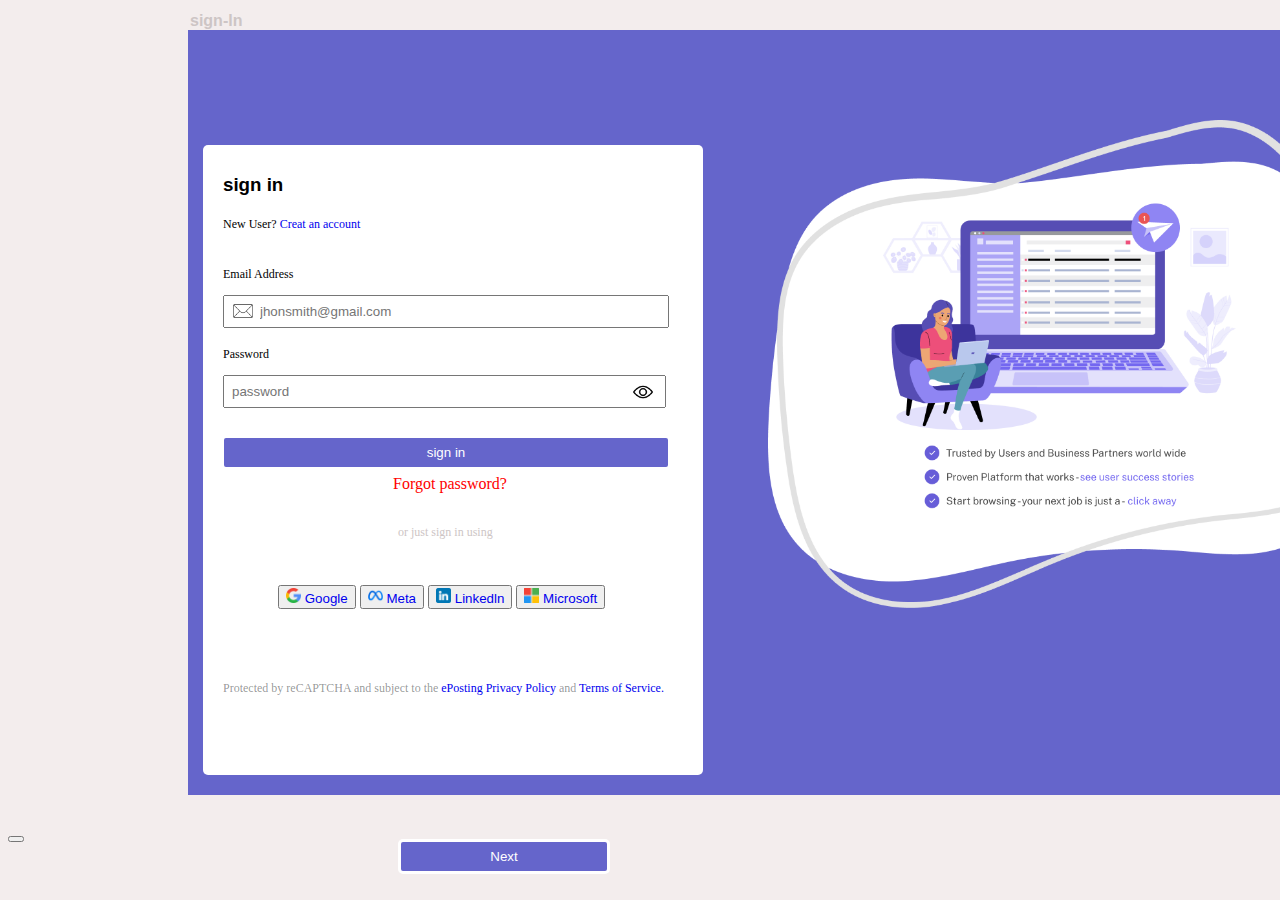
<file: index.html>
<!DOCTYPE html>
<html lang="en">
<head>
    <meta charset="UTF-8">
    <meta name="viewport" content="width=device-width, initial-scale=1.0">
    <title>Sign-in</title>
    <link rel="stylesheet" href="style.css">
</head>
<body>
    <h4>sign-ln</h4>
    <div class="first-container">
        <div class="sign-in">
            <h3>sign in</h3>
            <p>
                New User?
                <a href="#" class="link">Creat an account</a>
            </p>
            <form>
                <p class="email-text">Email Address</p>
                <div>
                <input type="text" placeholder="jhonsmith@gmail.com" class="email-field">
                <img class="pic" width="20px" src="images/mail.png" alt="">
            </div>
            <p class="password-text">Password</p>
            <div>
                <input type="text" placeholder="password" class="password-field ">
                <img class="pic1" width="20px" src="images/view.png" alt="">
            </div>
            <button class="button-purple">sign in</button>
            <a href="#" class="link2">Forgot password?</a>
            </form>
            <div>
                <p class="line-para">
             
             or just sign in using
        
            </p>
            </div>
  <div class="btns">
    <button>
        <img width="15px" src="images/google.png" alt="">
    <a class="btns1" href="https://www.google.com/">Google</a>
</button>
    <button>
        <img width="15px" src="images/meta.png" alt="">
    <a class="btns2" href="https://investor.fb.com/home/default.aspx">Meta</a>
</button>
    <button>
        <img width="15px" src="images/linkedin.png" alt="">
    <a class="btns3" href="https://pk.linkedin.com/">Linkedln</a>
</button>
    <button >
        <img width="15px" src="images/microsoft.png" alt="">
    <a class="btns4" href="https://www.microsoft.com/en-pk"> Microsoft</a>
   </button>
  </div>
  <div>
    <p class="last-text" >Protected by reCAPTCHA and subject to the <a href="#">ePosting Privacy Policy</a>  and <a href="#">Terms of Service.</a></p>
  </div>
        </div>
        
        <div class="oval-shap">
            <img width="600px" src="images/1stpage pic1.png" alt="">
        </div>
    </div>
    
   <button>
    <a class="move1" href="page2/index.html">Next</a>
</button>

</body>
</html>
</file>
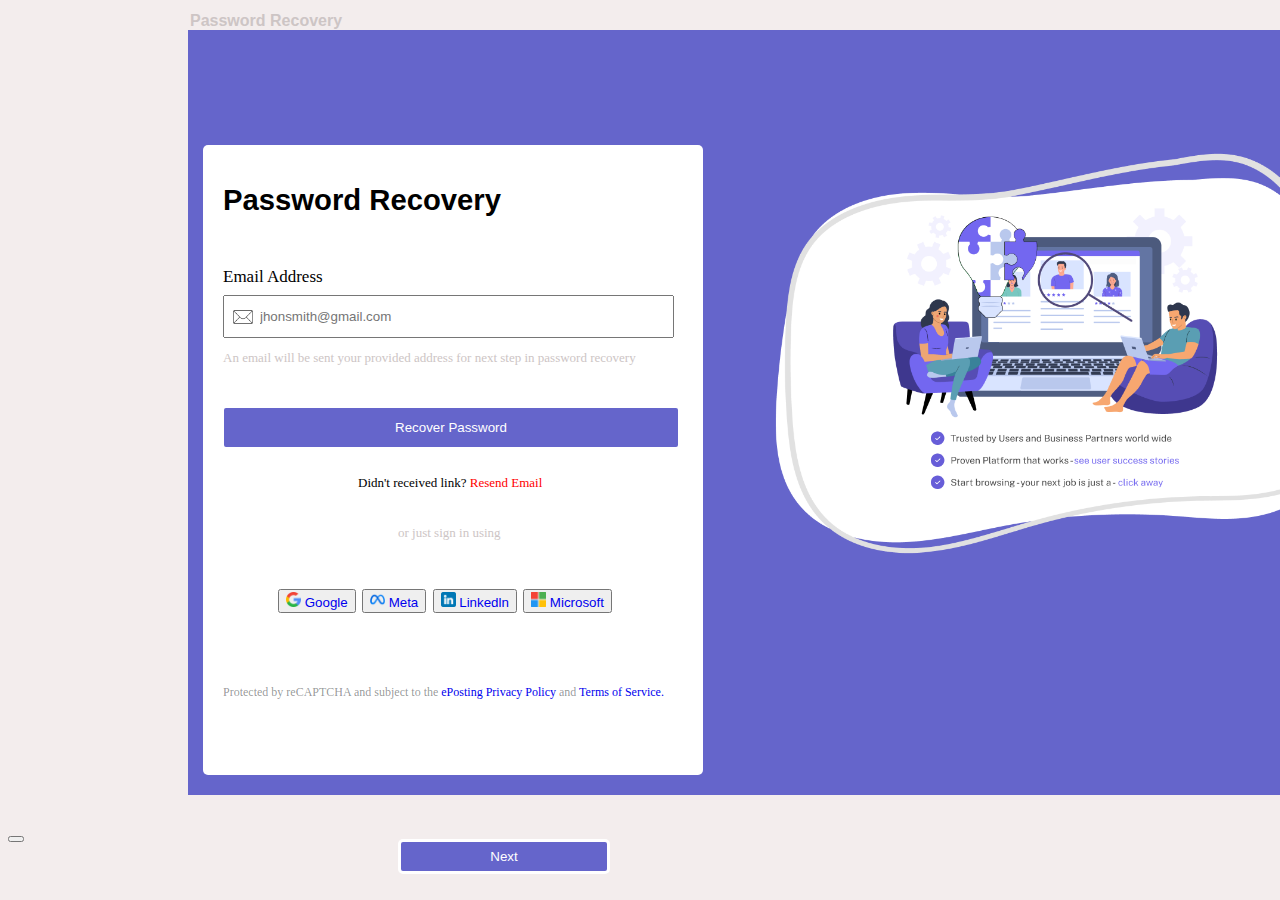
<file: page2/index.html>
<!DOCTYPE html>
<html lang="en">
<head>
    <meta charset="UTF-8">
    <meta name="viewport" content="width=device-width, initial-scale=1.0">
    <title>Password Recovery</title>
    <link rel="stylesheet" href="style.css">
</head>
<body>
    <h4>Password Recovery</h4>
    <div class="first-container">
        <div class="Password-recovery">
            <h3>Password Recovery</h3>
           
            <form>
                <p class="email-text">Email Address</p>
                <div>
                <input type="text" placeholder="jhonsmith@gmail.com" class="email-field">
                <img class="pic" width="20px" src="../images/mail.png" alt="">
            </div>
             <p class="email-p">An email will be sent your provided address for next step in password recovery</p>
            <!-- <div>
                <input type="text" placeholder="password" class="password-field ">
                <img class="pic1" width="20px" src="images/view.png" alt="">
            </div>  -->
            <button class="button-purple">Recover Password</button>
            <div>
                <p class="link" >Didn't received link? <a href="#">Resend Email</a></p>
              </div>
            </form>
            <div>
                <p class="line-para">
             
             or just sign in using
        
            </p>
            </div>
  <div class="btns">
    <button>
        <img width="15px" src="../images/google.png" alt="">
    <a class="btns1" href="https://www.google.com/">Google</a>
</button>
    <button>
        <img width="15px" src="../images/meta.png" alt="">
    <a class="btns2" href="https://investor.fb.com/home/default.aspx">Meta</a>
</button>
    <button>
        <img width="15px" src="../images/linkedin.png" alt="">
    <a class="btns3" href="https://pk.linkedin.com/">Linkedln</a>
</button>
    <button >
        <img width="15px" src="../images/microsoft.png" alt="">
    <a class="btns4" href="https://www.microsoft.com/en-pk"> Microsoft</a>
   </button>
  </div>
  <div>
    <p class="last-text" >Protected by reCAPTCHA and subject to the <a href="#">ePosting Privacy Policy</a>  and <a href="#">Terms of Service.</a></p>
  </div>
        </div>
        
        <div class="oval-shap">
            <img width="600px" src="../images/2ndpage pic 1.png" alt="">
        </div>
    </div>
    
   <button>
    <a class="move1" href="../page3/index.html">Next</a>
</button>
    

</body>
</html>
</file>
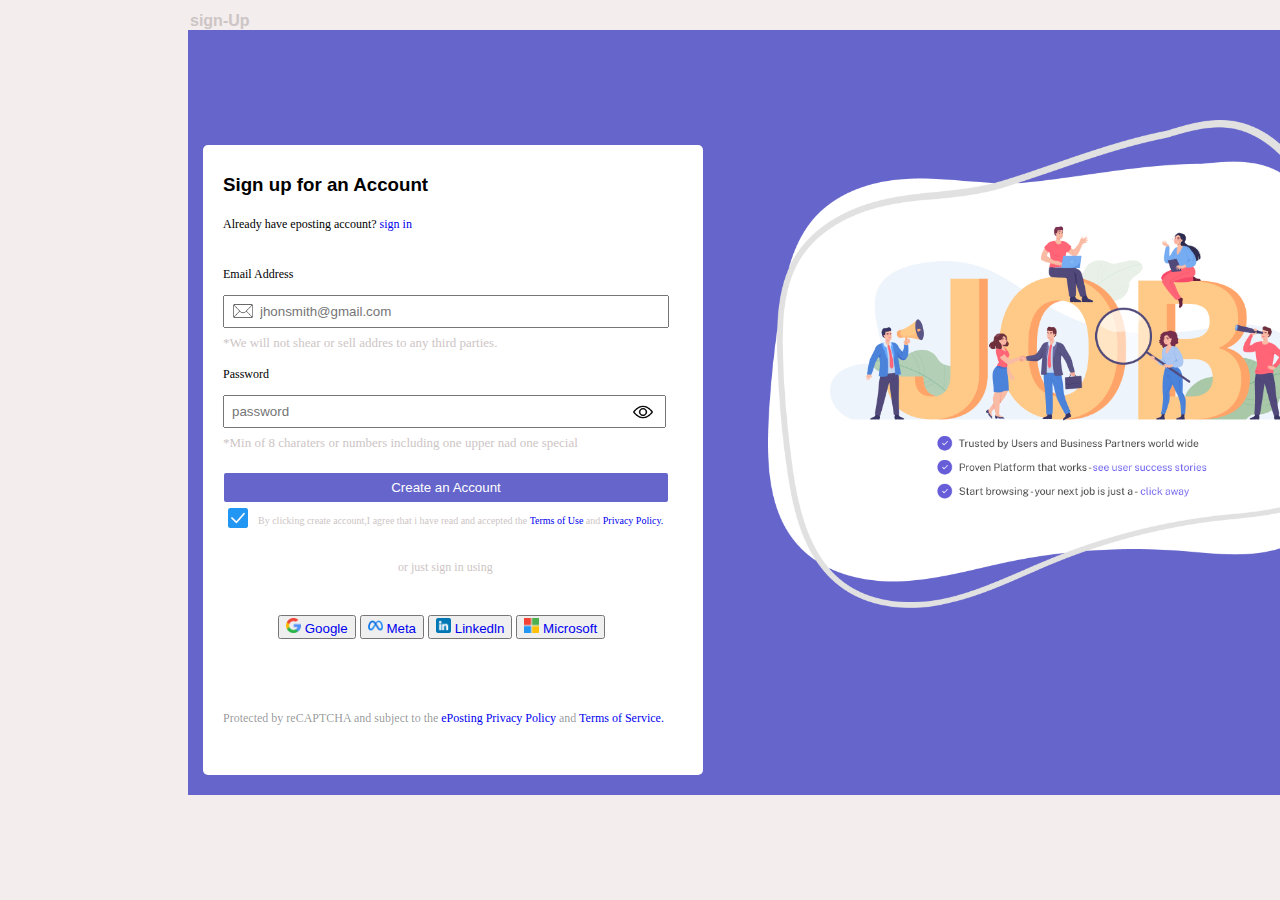
<file: page3/index.html>
<!DOCTYPE html>
<html lang="en">
<head>
    <meta charset="UTF-8">
    <meta name="viewport" content="width=device-width, initial-scale=1.0">
    <title>Sign Up</title>
    <link rel="stylesheet" href="style.css">
</head>
<body>
    
    <h4>sign-Up</h4>
    <div class="first-container">
        <div class="sign-in">
            <h3>Sign up for an Account</h3>
            <p>
                Already have eposting account?
                <a href="#" class="link">sign in</a>
            </p>
            <form>
                <p class="email-text">Email Address</p>
                <div>
                <input type="text" placeholder="jhonsmith@gmail.com" class="email-field">
                <img class="pic" width="20px" src="../images/mail.png" alt="">
            </div>
            <p class="email-p">*We will not shear or sell addres to any third parties.</p>
            <p class="password-text">Password</p>
            <div>
                <input type="text" placeholder="password" class="password-field ">
                <img class="pic1" width="20px" src="../images/view.png" alt="">
            </div>
            <p class="email-p1">*Min of 8 charaters or numbers including one upper nad one special</p>
            <button class="button-purple">Create an Account</button>
            <img class="blue-tick" width="20px" src="../images/check.png" alt="">
      <p class="blue-tick1">By clicking create account,I agree that i have read and accepted the <a href="#">Terms of Use</a> and <a href="#">Privacy Policy.</a></p>
        
            </form>
            <div>
                <p class="line-para">
             
             or just sign in using
        
            </p>
            </div>
  <div class="btns">
    <button>
        <img width="15px" src="../images/google.png" alt="">
    <a class="btns1" href="https://www.google.com/">Google</a>
</button>
    <button>
        <img width="15px" src="../images/meta.png" alt="">
    <a class="btns2" href="https://investor.fb.com/home/default.aspx">Meta</a>
</button>
    <button>
        <img width="15px" src="../images/linkedin.png" alt="">
    <a class="btns3" href="https://pk.linkedin.com/">Linkedln</a>
</button>
    <button >
        <img width="15px" src="../images/microsoft.png" alt="">
    <a class="btns4" href="https://www.microsoft.com/en-pk"> Microsoft</a>
   </button>
  </div>
  <div>
    <p class="last-text" >Protected by reCAPTCHA and subject to the <a href="#">ePosting Privacy Policy</a>  and <a href="#">Terms of Service.</a></p>
  </div>
        </div>
        
        <div class="oval-shap">
            <img width="600px" src="../images/3rdpage pic1.png" alt="">
        </div>
    </div>
</body>
</html>
</file>
<file: style.css>
body{
    background-color:rgb(243, 237, 237);
}




h4{
    position: absolute;
    left: 190px;
    top: -9px;
    color:#cdc5c5;
    font-family: 'Franklin Gothic Medium', 'Arial Narrow', Arial, sans-serif;
}

.first-container{
background-color: rgb(101, 101, 203);
margin: 30px 180px;
width: 1200px;
height: 85vh;
position: relative;
}
.sign-in{
    background-color:#fff;
    border-radius: 2px solid black;
    border-radius: 5px;
    width: 500px;
    height: 630px;
    position: absolute;
    bottom: 20px;
    left: 15px;
}
h3{
    font-family: 'Franklin Gothic Medium', 'Arial Narrow', Arial, sans-serif;
    position: absolute;
    padding-top: 10px;
    padding-left: 20px;
}
p{
    position: absolute;
    padding-top: 60px;
    padding-left: 20px;
    font-size: 12px;
    list-style: none;
    text-decoration: none;
}
.link{
    text-decoration: none;
}
form{
    position: relative;
}
.email-text{
    position: absolute;
    top: 50px;
    font-size: 12px;
    font-weight: lighter;
    
}
.email-field{
    position: absolute;
    top: 150px;
    margin-left: 20px;
    padding: 7px;
    padding-left: 35px;
    width: 80%;
}
.pic{
    position: absolute;
    margin-top: 156px;
    left: 30px;
}
.password-text{
    position: absolute;
    top: 130px;
    font-size: 12px;
    font-weight: lighter;
}
.password-field{
    position: absolute;
    top: 230px;
    margin-left: 20px;
    padding: 7px;
    width: 85%;
}
.pic1{
    position: absolute;
    margin-top: 237px;
    left: 430px;
}
.button-purple{
    position: absolute;
    margin-top: 290px;
    left: 18px;
    width: 90%;
    padding: 7px;
    border: 3px solid white;
    border-radius: 5px;
    background-color:rgb(101, 101, 203) ;
    color: #fff;
}
.link2{
    position: absolute;
    margin-top:330px ;
    left: 190px;
    color: red;
    text-decoration: none;
}
.line-para{
    position: absolute;
    margin-top: 320px;
    left: 175px;
    color:#cdc5c5;
}
.btns{
    position: relative;
    margin-top: 440px;
    left: 75px;
}
.btns1{
 text-decoration: none;
 width: 90px;
 
 
}
.btns2{
 text-decoration: none;
 width: 140px;
 
   }
.btns3{
    text-decoration: none;
    width: 90px;
}
.btns4{
    text-decoration: none;
    width: 90px;
}
.last-text a{
    text-decoration: none;
}
.last-text{
    color: #241f1f7b;
}
.oval-shap{
    position: absolute;
    left: 580px;
    padding-top: 90px;
}
.move1{
 text-decoration: none;
 position: absolute;
 right: 670px;
 width: 15%;
 padding: 7px;
 border: 3px solid white;
 border-radius: 5px;
 background-color:rgb(101, 101, 203) ;
 color: #fff;
}
</file>
<file: page2/style.css>
body{
    background-color:rgb(243, 237, 237);
}


h4{
    
    position: absolute;
    left: 190px;
    top: -9px;
    color:#cdc5c5;
    font-family: Arial, Helvetica, sans-serif;
}

.first-container{
background-color: rgb(101, 101, 203);
margin: 30px 180px;
width: 1200px;
height: 85vh;
position: relative;
}
.Password-recovery{
    font-size: 25px;
    background-color:#fff;
    border-radius: 2px solid black;
    border-radius: 5px;
    width: 500px;
    height: 630px;
    position: absolute;
    bottom: 20px;
    left: 15px;
}
h3{
    font-family: 'Franklin Gothic Medium', 'Arial Narrow', Arial, sans-serif;
    position: absolute;
    padding-top: 10px;
    padding-left: 20px;
}
p{
    position: absolute;
    padding-top: 60px;
    padding-left: 20px;
    font-size: 12px;
    list-style: none;
    text-decoration: none;
}

form{
    position: relative;
}
.email-text{
    position: absolute;
    top: 45px;
    font-size: 17px;
    font-weight: lighter;
    
}
.email-field{
    position: absolute;
    top: 150px;
    margin-left: 20px;
    padding: 12px;
    padding-left: 35px;
    width: 80%;
}
.pic{
    position: absolute;
    margin-top: 162px;
    left: 30px;
}
/* .password-text{
    position: absolute;
    top: 130px;
    font-size: 12px;
    font-weight: lighter;
}
.password-field{
    position: absolute;
    top: 230px;
    margin-left: 20px;
    padding: 7px;
    width: 85%;
}
.pic1{
    position: absolute;
    margin-top: 237px;
    left: 430px;
} */
.email-p{
    color:#cdc5c5;
    font-size: 13px;
    margin-top: 145px;   
}
.button-purple{
    position: absolute;
    margin-top: 260px;
    left: 18px;
    width: 92%;
    padding: 12px;
    border: 3px solid white;
    border-radius: 5px;
    background-color:rgb(101, 101, 203) ;
    color: #fff;
}
.link{
    font-size: 13px;
    position: absolute;
    margin-top: 270px;
    left: 135px;
}
.link a{
    text-decoration: none;
    color: red;
}



/* .link{
    position: absolute;
    margin-top:330px ;
    left: 190px;
}
.link2{
    position: absolute;
    top:2px ;
    left: 100px;
    color: red;
    text-decoration: none;
} */
.line-para{
    font-size: 13px;
    position: absolute;
    margin-top: 320px;
    left: 175px;
    color:#cdc5c5;
}
.btns{
    position: relative;
    margin-top: 440px;
    left: 75px;
}
.btns1{
 text-decoration: none;
 width: 90px;
 
 
}
.btns2{
 text-decoration: none;
 width: 140px;
 
   }
.btns3{
    text-decoration: none;
    width: 90px;
}
.btns4{
    text-decoration: none;
    width: 90px;
}
.last-text a{
    text-decoration: none;
}
.last-text{
    color: #241f1f7b;
}
.oval-shap{
    position: absolute;
    left: 580px;
    padding-top: 90px;
}
.move1{
 text-decoration: none;
 position: absolute;
 right: 670px;
 width: 15%;
 padding: 7px;
 border: 3px solid white;
 border-radius: 5px;
 background-color:rgb(101, 101, 203) ;
 color: #fff;
}
</file>
<file: page3/style.css>
body{
    background-color:rgb(243, 237, 237);
}

h4{
    position: absolute;
    left: 190px;
    top: -9px;
    color:#cdc5c5;
    font-family: 'Franklin Gothic Medium', 'Arial Narrow', Arial, sans-serif;
}

.first-container{
background-color: rgb(101, 101, 203);
margin: 30px 180px;
width: 1200px;
height: 85vh;
position: relative;
}
.sign-in{
    background-color:#fff;
    border-radius: 2px solid black;
    border-radius: 5px;
    width: 500px;
    height: 630px;
    position: absolute;
    bottom: 20px;
    left: 15px;
}
h3{
    font-family: 'Franklin Gothic Medium', 'Arial Narrow', Arial, sans-serif;
    position: absolute;
    padding-top: 10px;
    padding-left: 20px;
}
p{
    position: absolute;
    padding-top: 60px;
    padding-left: 20px;
    font-size: 12px;
    list-style: none;
    text-decoration: none;
}
.link{
    text-decoration: none;
}
form{
    position: relative;
}
.email-text{
    position: absolute;
    top: 50px;
    font-size: 12px;
    font-weight: lighter;
    
}
.email-field{
    position: absolute;
    top: 150px;
    margin-left: 20px;
    padding: 7px;
    padding-left: 35px;
    width: 80%;
}
.email-p{
    color:#cdc5c5;
    font-size: 13px;
    margin-top: 130px;   
}
.pic{
    position: absolute;
    margin-top: 156px;
    left: 30px;
}
.password-text{
    position: absolute;
    top: 150px;
    font-size: 12px;
    font-weight: lighter;
}
.password-field{
    position: absolute;
    top: 250px;
    margin-left: 20px;
    padding: 7px;
    width: 85%;
}
.email-p1{
    color:#cdc5c5;
    font-size: 13px;
    margin-top: 230px;   
}
.pic1{
    position: absolute;
    margin-top: 257px;
    left: 430px;
}
.button-purple{
    position: absolute;
    margin-top: 325px;
    left: 18px;
    width: 90%;
    padding: 7px;
    border: 3px solid white;
    border-radius: 5px;
    background-color:rgb(101, 101, 203) ;
    color: #fff;
}
/* .link2{
    position: absolute;
    margin-top:310px ;
    left: 190px;
    color: blue;
    text-decoration: none;
} */
.blue-tick{
    position: absolute;
    margin-top: 363px;
    color:#cdc5c5;
    font-size: 10px;
    left: 25px;
}
.blue-tick1{
    position: absolute;
    margin-top: 310px;
    color:#cdc5c5;
    font-size: 10px;
    left: 35px;
}
.blue-tick1 a{
    text-decoration: none;
}
.line-para{
    position: absolute;
    margin-top: 355px;
    left: 175px;
    color:#cdc5c5;
}
.btns{
    position: relative;
    margin-top: 470px;
    left: 75px;
}
.btns1{
 text-decoration: none;
 width: 90px;
 
 
}
.btns2{
 text-decoration: none;
 width: 140px;
 
   }
.btns3{
    text-decoration: none;
    width: 90px;
}
.btns4{
    text-decoration: none;
    width: 90px;
}
.last-text a{
    text-decoration: none;
}
.last-text{
    color: #241f1f7b;
}
.oval-shap{
    position: absolute;
    left: 580px;
    padding-top: 90px;
}
</file>
